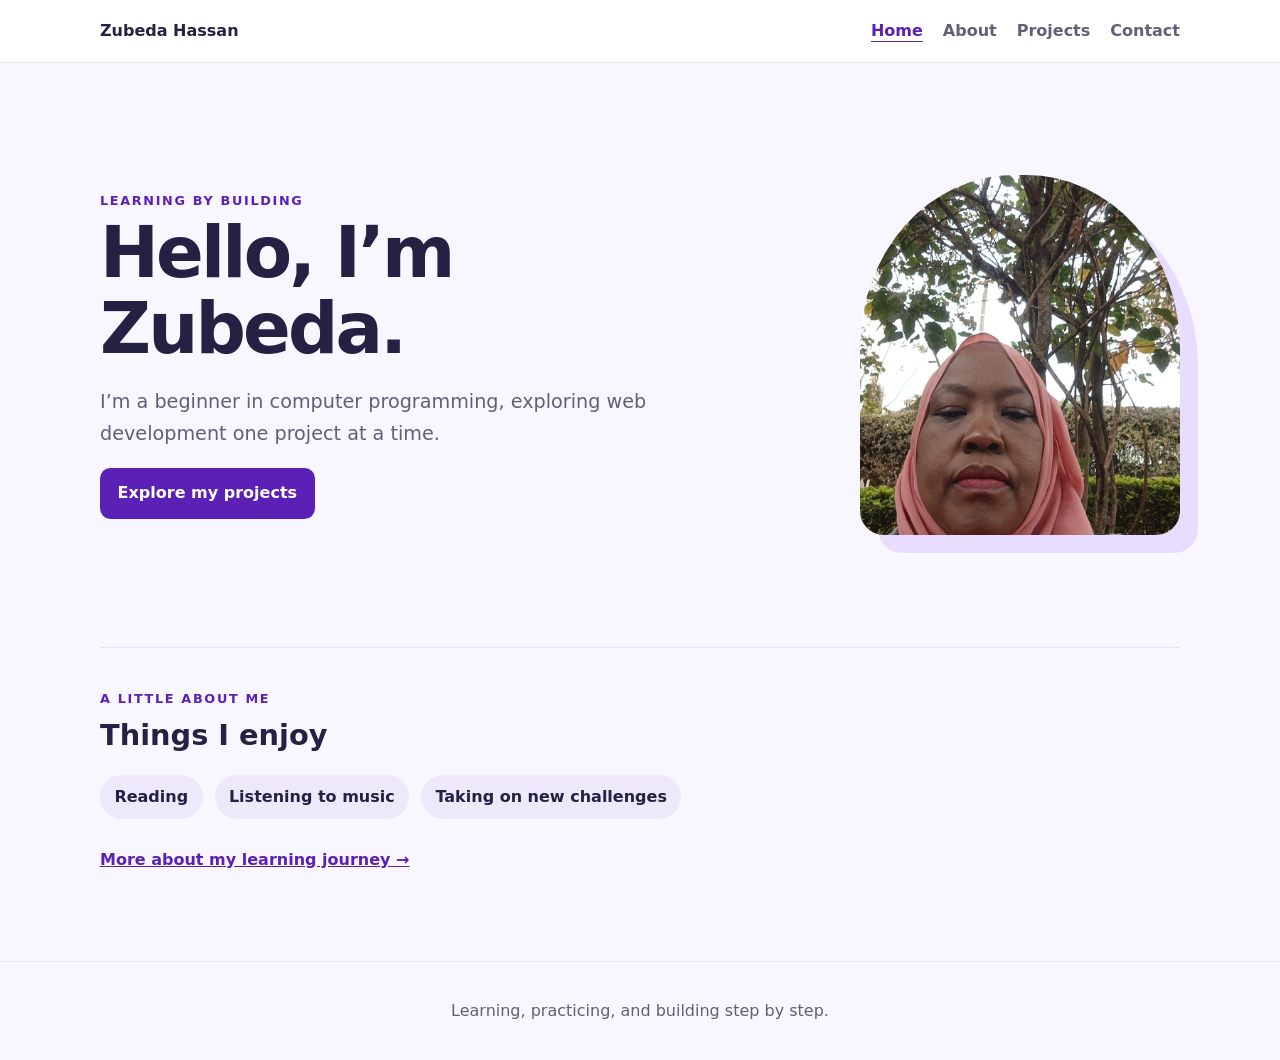
<file: index.html>
<!doctype html>
<html lang="en">
<head>
  <meta charset="utf-8">
  <meta name="viewport" content="width=device-width, initial-scale=1">
  <meta name="description" content="Zubeda Hassan's learning and project portfolio.">
  <title>Zubeda Hassan | Portfolio</title>
  <link rel="stylesheet" href="styles.css">
</head>
<body>
  <header class="site-header">
    <a class="brand" href="index.html">Zubeda Hassan</a>
    <nav aria-label="Main navigation">
      <a aria-current="page" href="index.html">Home</a>
      <a href="about.html">About</a>
      <a href="projects.html">Projects</a>
      <a href="contact.html">Contact</a>
    </nav>
  </header>
  <main>
    <section class="hero">
      <div class="hero-copy">
        <p class="eyebrow">Learning by building</p>
        <h1>Hello, I’m Zubeda.</h1>
        <p class="lead">I’m a beginner in computer programming, exploring web development one project at a time.</p>
        <a class="button" href="projects.html">Explore my projects</a>
      </div>
      <img class="profile-photo" src="photo/photo.jpeg" alt="Portrait of Zubeda Hassan" width="250" height="300">
    </section>
    <section class="section" aria-labelledby="interests-title">
      <p class="eyebrow">A little about me</p>
      <h2 id="interests-title">Things I enjoy</h2>
      <ul class="interest-list">
        <li>Reading</li>
        <li>Listening to music</li>
        <li>Taking on new challenges</li>
      </ul>
      <a class="text-link" href="about.html">More about my learning journey →</a>
    </section>
  </main>
  <footer class="site-footer"><p>Learning, practicing, and building step by step.</p></footer>
</body>
</html>
</file>
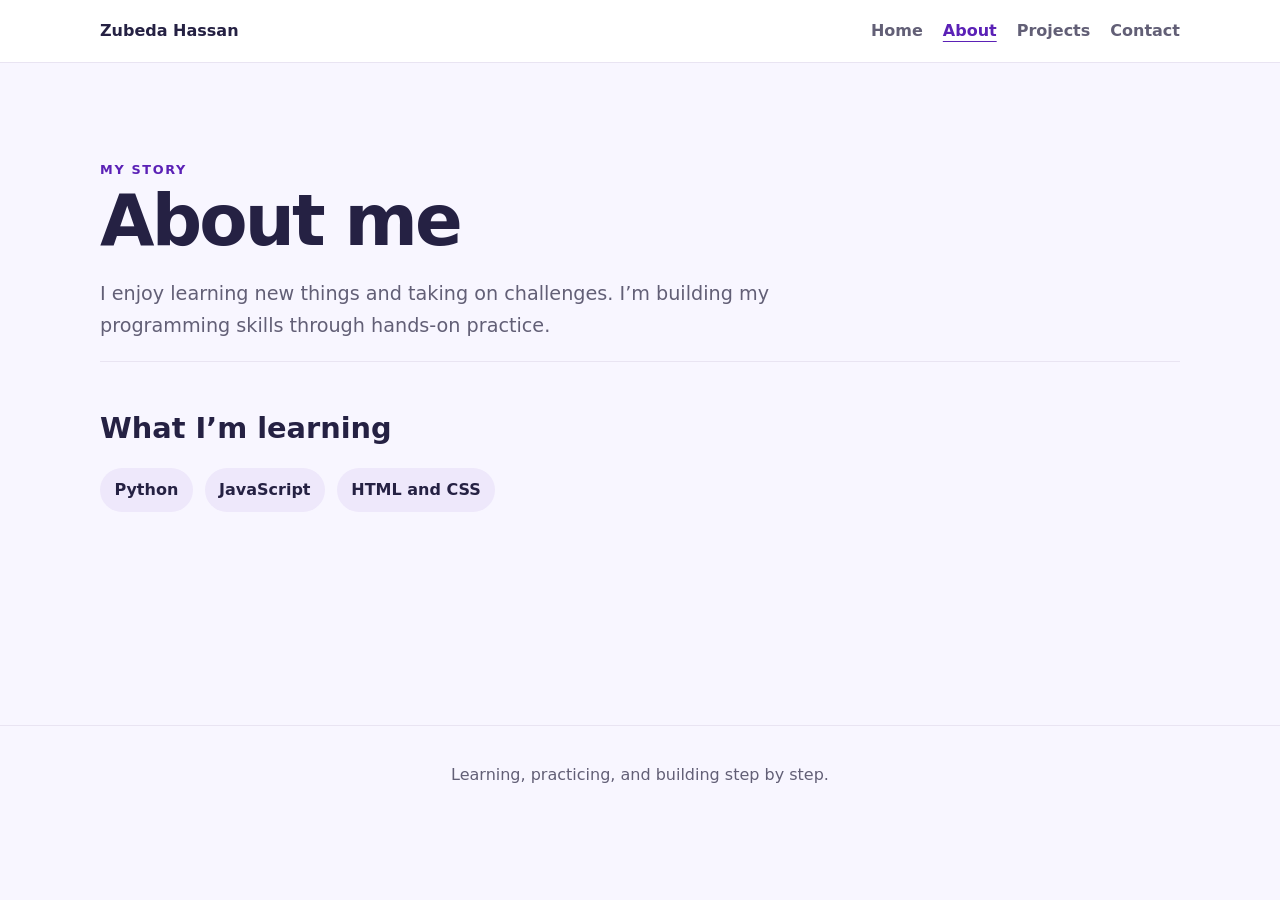
<file: about.html>
<!doctype html>
<html lang="en">
<head>
  <meta charset="utf-8">
  <meta name="viewport" content="width=device-width, initial-scale=1">
  <meta name="description" content="About Zubeda Hassan and what she is learning.">
  <title>About | Zubeda Hassan</title>
  <link rel="stylesheet" href="styles.css">
</head>
<body>
  <header class="site-header">
    <a class="brand" href="index.html">Zubeda Hassan</a>
    <nav aria-label="Main navigation">
      <a href="index.html">Home</a>
      <a aria-current="page" href="about.html">About</a>
      <a href="projects.html">Projects</a>
      <a href="contact.html">Contact</a>
    </nav>
  </header>
  <main class="page-content">
    <p class="eyebrow">My story</p>
    <h1>About me</h1>
    <p class="lead">I enjoy learning new things and taking on challenges. I’m building my programming skills through hands-on practice.</p>
    <section class="section">
      <h2>What I’m learning</h2>
      <ul class="interest-list">
        <li>Python</li>
        <li>JavaScript</li>
        <li>HTML and CSS</li>
      </ul>
    </section>
  </main>
  <footer class="site-footer"><p>Learning, practicing, and building step by step.</p></footer>
</body>
</html>
</file>
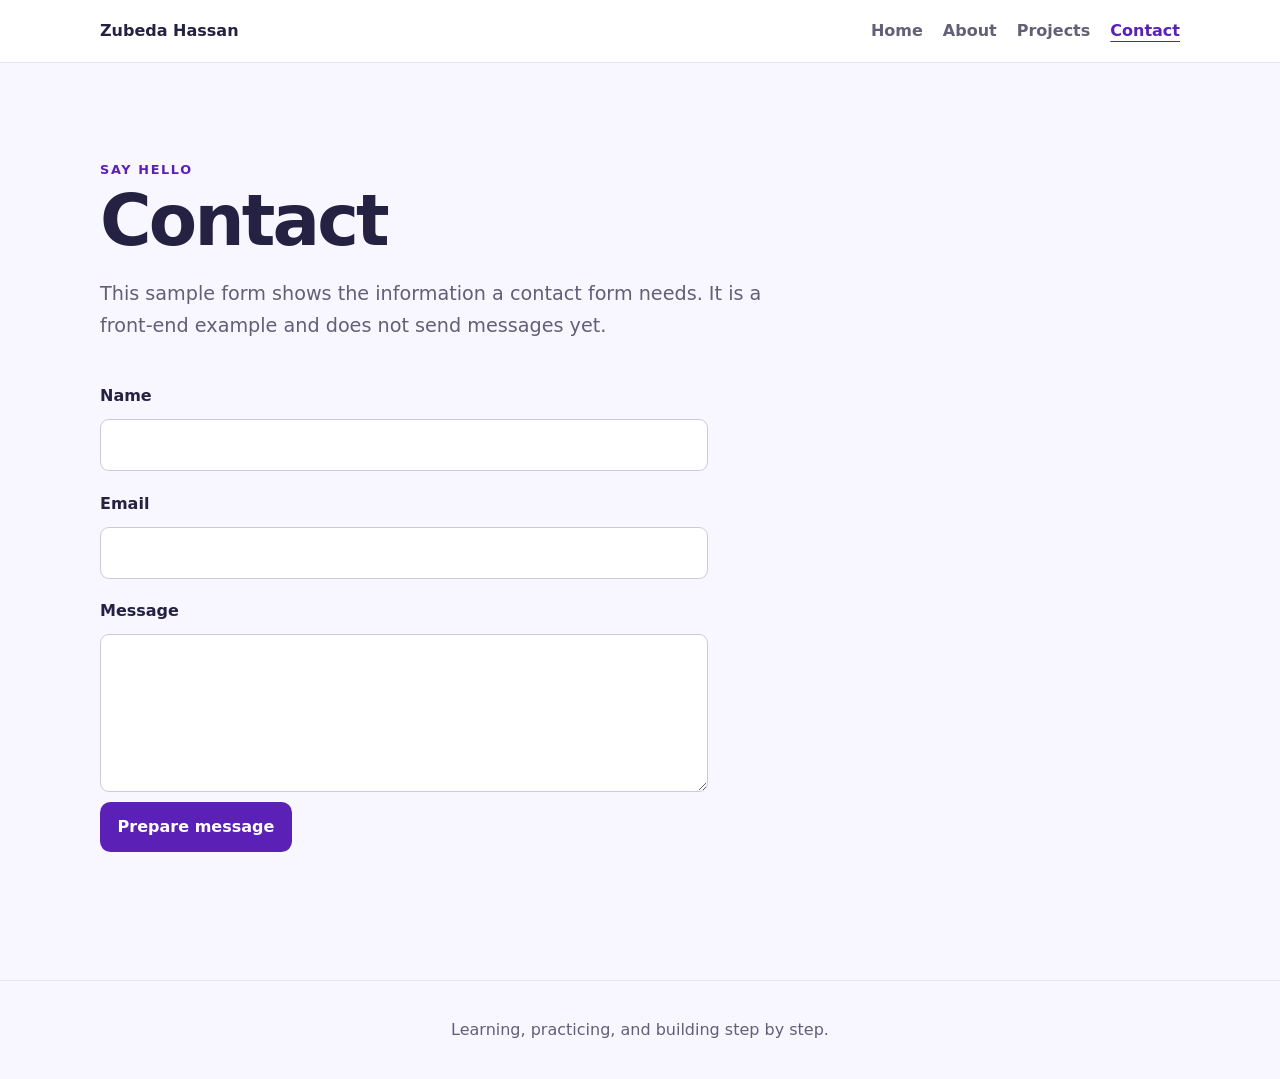
<file: contact.html>
<!doctype html>
<html lang="en">
<head>
  <meta charset="utf-8">
  <meta name="viewport" content="width=device-width, initial-scale=1">
  <meta name="description" content="Contact Zubeda Hassan.">
  <title>Contact | Zubeda Hassan</title>
  <link rel="stylesheet" href="styles.css">
</head>
<body>
  <header class="site-header">
    <a class="brand" href="index.html">Zubeda Hassan</a>
    <nav aria-label="Main navigation">
      <a href="index.html">Home</a>
      <a href="about.html">About</a>
      <a href="projects.html">Projects</a>
      <a aria-current="page" href="contact.html">Contact</a>
    </nav>
  </header>
  <main class="page-content">
    <p class="eyebrow">Say hello</p>
    <h1>Contact</h1>
    <p class="lead">This sample form shows the information a contact form needs. It is a front-end example and does not send messages yet.</p>
    <form class="contact-form" action="#" method="get">
      <label for="name">Name</label>
      <input id="name" name="name" type="text" autocomplete="name" required>
      <label for="email">Email</label>
      <input id="email" name="email" type="email" autocomplete="email" required>
      <label for="message">Message</label>
      <textarea id="message" name="message" rows="5" required></textarea>
      <button class="button" type="submit">Prepare message</button>
    </form>
  </main>
  <footer class="site-footer"><p>Learning, practicing, and building step by step.</p></footer>
</body>
</html>
</file>
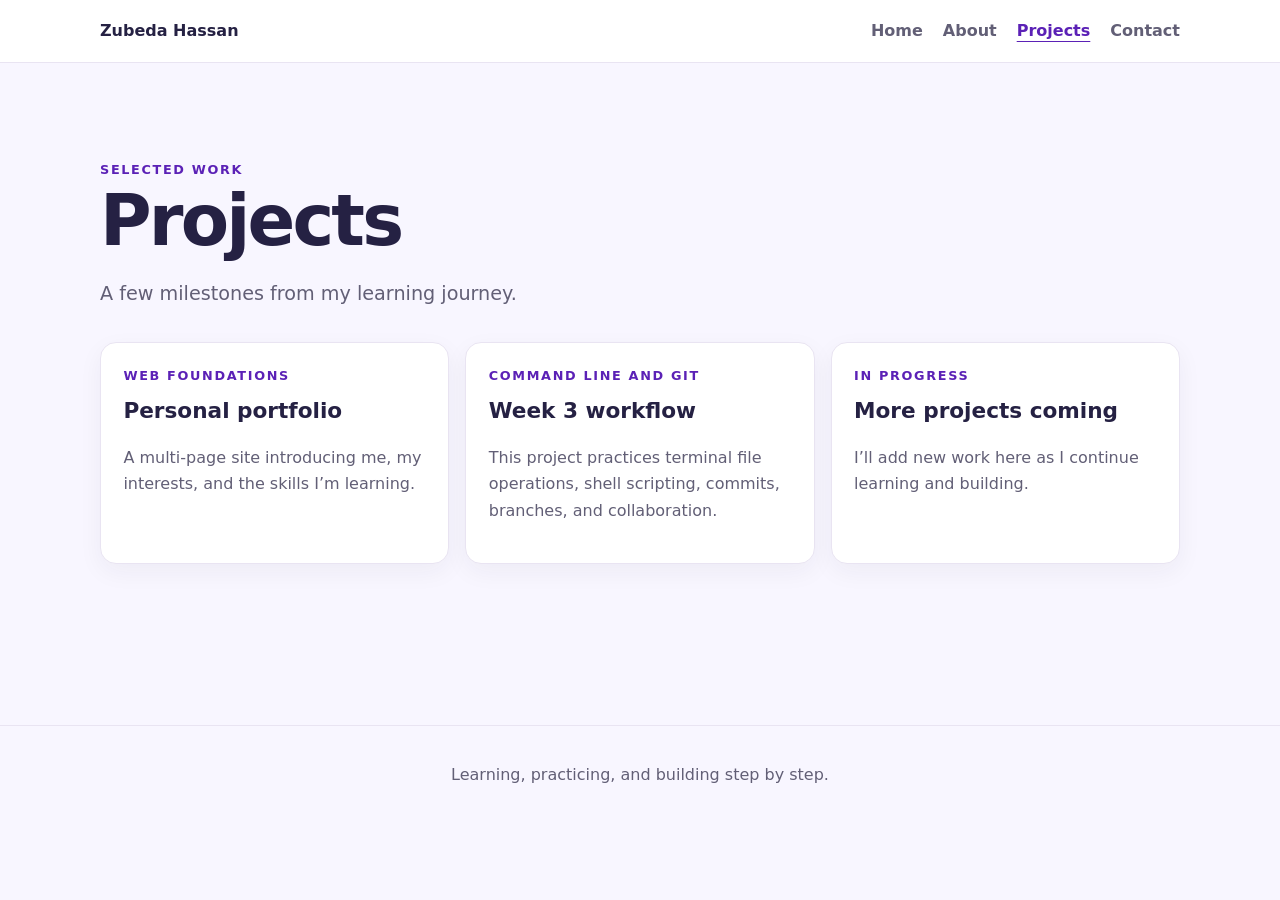
<file: projects.html>
<!doctype html>
<html lang="en">
<head>
  <meta charset="utf-8">
  <meta name="viewport" content="width=device-width, initial-scale=1">
  <meta name="description" content="Projects and learning work by Zubeda Hassan.">
  <title>Projects | Zubeda Hassan</title>
  <link rel="stylesheet" href="styles.css">
</head>
<body>
  <header class="site-header">
    <a class="brand" href="index.html">Zubeda Hassan</a>
    <nav aria-label="Main navigation">
      <a href="index.html">Home</a>
      <a href="about.html">About</a>
      <a aria-current="page" href="projects.html">Projects</a>
      <a href="contact.html">Contact</a>
    </nav>
  </header>
  <main class="page-content">
    <p class="eyebrow">Selected work</p>
    <h1>Projects</h1>
    <p class="lead">A few milestones from my learning journey.</p>
    <div class="project-grid">
      <article class="project-card">
        <p class="eyebrow">Web foundations</p>
        <h2>Personal portfolio</h2>
        <p>A multi-page site introducing me, my interests, and the skills I’m learning.</p>
      </article>
      <article class="project-card">
        <p class="eyebrow">Command line and Git</p>
        <h2>Week 3 workflow</h2>
        <p>This project practices terminal file operations, shell scripting, commits, branches, and collaboration.</p>
      </article>
      <article class="project-card">
        <p class="eyebrow">In progress</p>
        <h2>More projects coming</h2>
        <p>I’ll add new work here as I continue learning and building.</p>
      </article>
    </div>
  </main>
  <footer class="site-footer"><p>Learning, practicing, and building step by step.</p></footer>
</body>
</html>
</file>
<file: styles.css>
:root {
  color-scheme: light;
  --ink: #252143;
  --muted: #625f76;
  --accent: #7c3aed;
  --accent-dark: #5b21b6;
  --surface: #ffffff;
  --page: #f8f6ff;
  --line: #e9e4f2;
}

* { box-sizing: border-box; }

body {
  margin: 0;
  background: var(--page);
  color: var(--ink);
  font: 16px/1.65 system-ui, -apple-system, "Segoe UI", sans-serif;
}

a { color: var(--accent-dark); }
a:focus-visible, button:focus-visible, input:focus-visible, textarea:focus-visible {
  outline: 3px solid #f59e0b;
  outline-offset: 3px;
}

.site-header {
  display: flex;
  align-items: center;
  justify-content: space-between;
  gap: 1.5rem;
  padding: 1.1rem max(1.25rem, calc((100vw - 1080px) / 2));
  background: var(--surface);
  border-bottom: 1px solid var(--line);
}

.brand { color: var(--ink); font-weight: 750; text-decoration: none; }
nav { display: flex; flex-wrap: wrap; gap: .5rem 1.25rem; }
nav a { color: var(--muted); font-weight: 600; text-decoration: none; }
nav a:hover, nav a[aria-current="page"] { color: var(--accent-dark); text-decoration: underline; text-underline-offset: .3em; }

main { width: min(1080px, calc(100% - 2.5rem)); margin: 0 auto; }
.hero { display: grid; grid-template-columns: 1.25fr .75fr; align-items: center; gap: 3rem; padding: clamp(3rem, 9vw, 7rem) 0; }
.hero h1, .page-content h1 { margin: .2rem 0 1rem; font-size: clamp(2.5rem, 6vw, 4.4rem); line-height: 1.08; letter-spacing: -.04em; }
.lead { max-width: 42rem; color: var(--muted); font-size: 1.2rem; }
.eyebrow { margin: 0; color: var(--accent-dark); font-size: .8rem; font-weight: 800; letter-spacing: .13em; text-transform: uppercase; }
.profile-photo { width: min(100%, 320px); height: 360px; justify-self: end; border-radius: 48% 48% 1.5rem 1.5rem; object-fit: cover; box-shadow: 18px 18px 0 #e9ddff; }

.section { padding: 2.5rem 0; border-top: 1px solid var(--line); }
.section h2 { margin: .2rem 0 1rem; font-size: 1.8rem; }
.interest-list { display: flex; flex-wrap: wrap; gap: .75rem; padding: 0; list-style: none; }
.interest-list li { padding: .55rem .9rem; background: #eee8fb; border-radius: 999px; font-weight: 600; }
.text-link { display: inline-block; margin: .7rem 0 1rem; font-weight: 700; }
.button { display: inline-block; width: fit-content; padding: .75rem 1.1rem; border: 0; border-radius: .65rem; background: var(--accent-dark); color: white; font: inherit; font-weight: 700; text-decoration: none; cursor: pointer; }
.button:hover { background: var(--accent); }
.page-content { min-height: 70vh; padding: clamp(3rem, 8vw, 6rem) 0; }
.project-grid { display: grid; grid-template-columns: repeat(3, 1fr); gap: 1rem; margin-top: 2rem; }
.project-card { padding: 1.4rem; background: var(--surface); border: 1px solid var(--line); border-radius: 1rem; box-shadow: 0 8px 24px rgb(37 33 67 / 5%); }
.project-card h2 { margin: .45rem 0; font-size: 1.35rem; }
.project-card p:last-child { color: var(--muted); }
.contact-form { display: grid; gap: .6rem; max-width: 38rem; margin-top: 2rem; }
.contact-form label { margin-top: .6rem; font-weight: 700; }
.contact-form input, .contact-form textarea { width: 100%; padding: .75rem; border: 1px solid #cfc8dc; border-radius: .55rem; background: white; color: var(--ink); font: inherit; }
.site-footer { margin-top: 2rem; padding: 1.25rem; border-top: 1px solid var(--line); color: var(--muted); text-align: center; }

@media (max-width: 700px) {
  .site-header { align-items: flex-start; flex-direction: column; }
  .hero { grid-template-columns: 1fr; gap: 2rem; }
  .profile-photo { justify-self: start; width: min(75vw, 300px); height: 330px; }
  .project-grid { grid-template-columns: 1fr; }
}
</file>
